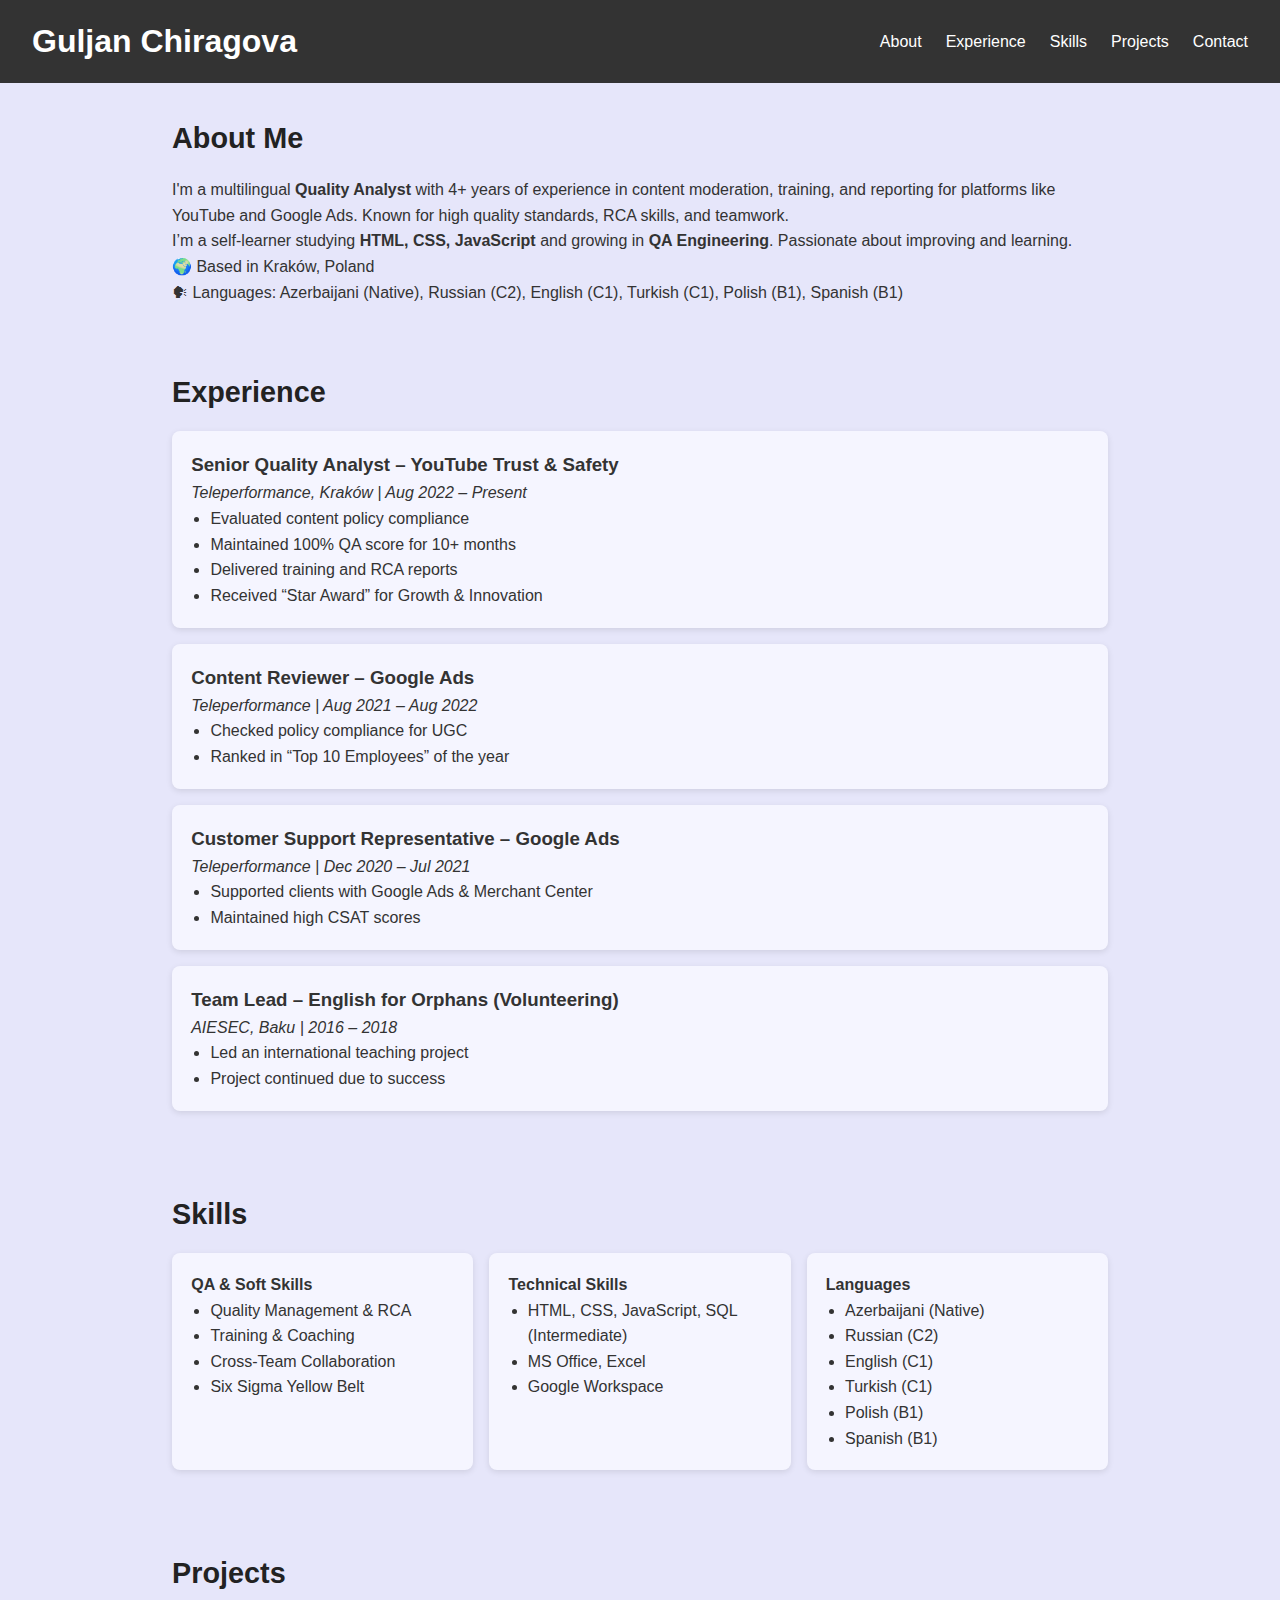
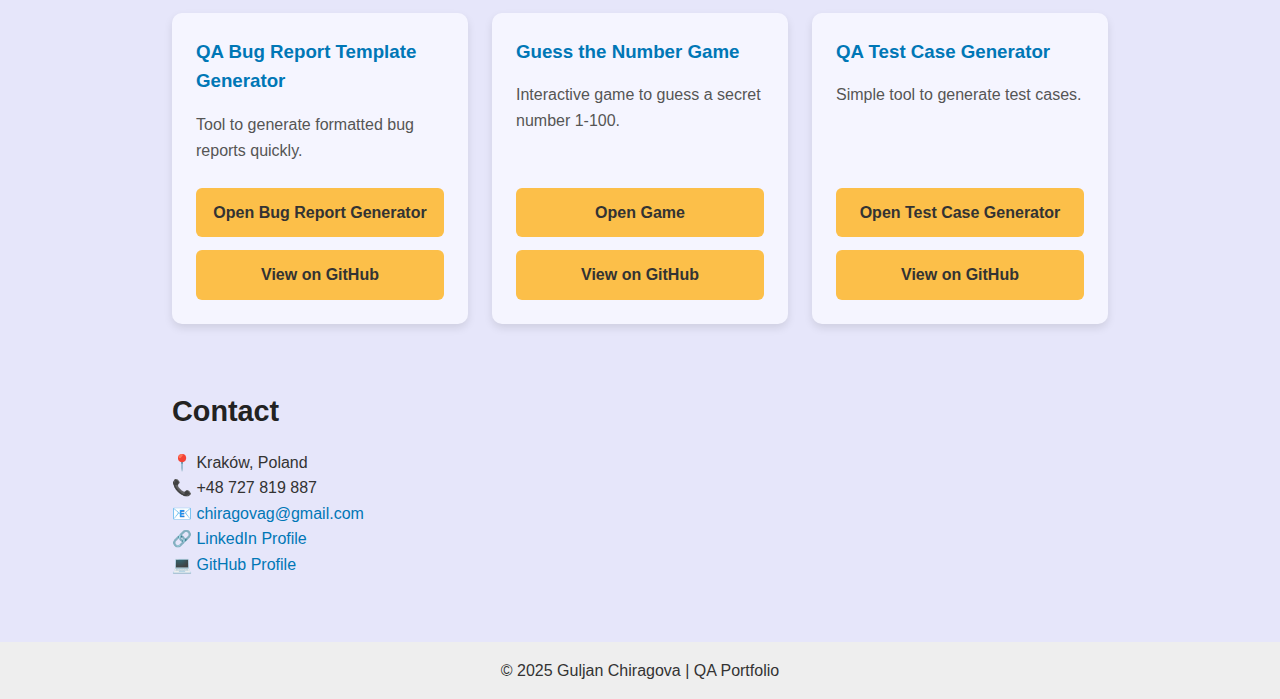
<file: index.html>
<!DOCTYPE html>
<html lang="en">
<head>
  <meta charset="UTF-8" />
  <meta name="viewport" content="width=device-width, initial-scale=1" />
  <title>Guljan Chiragova | QA Analyst Portfolio</title>
  <link rel="stylesheet" href="style.css" />
  <script src="script.js"></script>
</head>
<body>
  <!-- Header with site title and navigation -->
  <header>
    <nav>
      <h1>Guljan Chiragova</h1>
      <!-- Hamburger menu for mobile (no extra JS shown here) -->
      <div class="hamburger" id="hamburger" tabindex="0" role="button" aria-label="Menu">
        <div></div><div></div><div></div>
      </div>
      <!-- Main navigation links -->
      <ul class="nav-links" id="nav-links">
        <li><a href="#about">About</a></li>
        <li><a href="#experience">Experience</a></li>
        <li><a href="#skills">Skills</a></li>
        <li><a href="#projects">Projects</a></li>
        <li><a href="#contact">Contact</a></li>
      </ul>
    </nav>
  </header>

  <!-- Main content -->
  <main>
    <!-- About Me Section -->
    <section id="about">
      <h2>About Me</h2>
      <p>
        I'm a multilingual <strong>Quality Analyst</strong> with 4+ years of experience in content moderation, training, and reporting for platforms like YouTube and Google Ads. Known for high quality standards, RCA skills, and teamwork.
      </p>
      <p>
        I’m a self-learner studying <strong>HTML, CSS, JavaScript</strong> and growing in <strong>QA Engineering</strong>. Passionate about improving and learning.
      </p>
      <p>
        🌍 Based in Kraków, Poland <br />
        🗣 Languages: Azerbaijani (Native), Russian (C2), English (C1), Turkish (C1), Polish (B1), Spanish (B1)
      </p>
    </section>

    <!-- Experience Section -->
    <section id="experience">
      <h2>Experience</h2>
      <div class="experience-card">
        <h3>Senior Quality Analyst – YouTube Trust & Safety</h3>
        <p><em>Teleperformance, Kraków | Aug 2022 – Present</em></p>
        <ul>
          <li>Evaluated content policy compliance</li>
          <li>Maintained 100% QA score for 10+ months</li>
          <li>Delivered training and RCA reports</li>
          <li>Received “Star Award” for Growth & Innovation</li>
        </ul>
      </div>
      <div class="experience-card">
        <h3>Content Reviewer – Google Ads</h3>
        <p><em>Teleperformance | Aug 2021 – Aug 2022</em></p>
        <ul>
          <li>Checked policy compliance for UGC</li>
          <li>Ranked in “Top 10 Employees” of the year</li>
        </ul>
      </div>
      <div class="experience-card">
        <h3>Customer Support Representative – Google Ads</h3>
        <p><em>Teleperformance | Dec 2020 – Jul 2021</em></p>
        <ul>
          <li>Supported clients with Google Ads & Merchant Center</li>
          <li>Maintained high CSAT scores</li>
        </ul>
      </div>
      <div class="experience-card">
        <h3>Team Lead – English for Orphans (Volunteering)</h3>
        <p><em>AIESEC, Baku | 2016 – 2018</em></p>
        <ul>
          <li>Led an international teaching project</li>
          <li>Project continued due to success</li>
        </ul>
      </div>
    </section>

    <!-- Skills Section -->
    <section id="skills">
      <h2>Skills</h2>
      <div class="skills-grid">
        <div>
          <h4>QA & Soft Skills</h4>
          <ul>
            <li>Quality Management & RCA</li>
            <li>Training & Coaching</li>
            <li>Cross-Team Collaboration</li>
            <li>Six Sigma Yellow Belt</li>
          </ul>
        </div>
        <div>
          <h4>Technical Skills</h4>
          <ul>
            <li>HTML, CSS, JavaScript, SQL (Intermediate)</li>
            <li>MS Office, Excel</li>
            <li>Google Workspace</li>
          </ul>
        </div>
        <div>
          <h4>Languages</h4>
          <ul>
            <li>Azerbaijani (Native)</li>
            <li>Russian (C2)</li>
            <li>English (C1)</li>
            <li>Turkish (C1)</li>
            <li>Polish (B1)</li>
            <li>Spanish (B1)</li>
          </ul>
        </div>
      </div>
    </section>

    <!-- Projects Section -->
    <section id="projects">
      <h2>Projects</h2>
      <div class="projects-grid">
        <div class="project-card">
          <h3>QA Bug Report Template Generator</h3>
          <p>Tool to generate formatted bug reports quickly.</p>
          <a href="brg.html" target="_blank" class="button">Open Bug Report Generator</a>
          <a href="https://github.com/Gul199/portfolio/blob/main/brg.html" target="_blank" class="button">View on GitHub</a>
        </div>
        <div class="project-card">
          <h3>Guess the Number Game</h3>
          <p>Interactive game to guess a secret number 1-100.</p>
          <a href="gtn.html" target="_blank" class="button">Open Game</a>
          <a href="https://github.com/Gul199/portfolio/blob/main/gtn.html" target="_blank" class="button">View on GitHub</a>
        </div>
        <div class="project-card">
          <h3>QA Test Case Generator</h3>
          <p>Simple tool to generate test cases.</p>
          <a href="tcg.html" target="_blank" class="button">Open Test Case Generator</a>
          <a href="https://github.com/Gul199/portfolio/blob/main/tcg.html" target="_blank" class="button">View on GitHub</a>
        </div>
    </section>

    <!-- Contact Section -->
    <section id="contact">
      <h2>Contact</h2>
      <p>📍 Kraków, Poland</p>
      <p>📞 +48 727 819 887</p>
      <p>📧 <a href="mailto:chiragovag@gmail.com">chiragovag@gmail.com</a></p>
      <p>🔗 <a href="https://www.linkedin.com/in/guljan-chiragova-b8728b1ab" target="_blank">LinkedIn Profile</a></p>
      <p>💻 <a href="https://github.com/Guljanc" target="_blank">GitHub Profile</a></p>
    </section>
  </main>

  <!-- Footer with copyright -->
  <footer>
    <p>&copy; 2025 Guljan Chiragova | QA Portfolio</p>
  </footer>
</body>
</html>
</file>
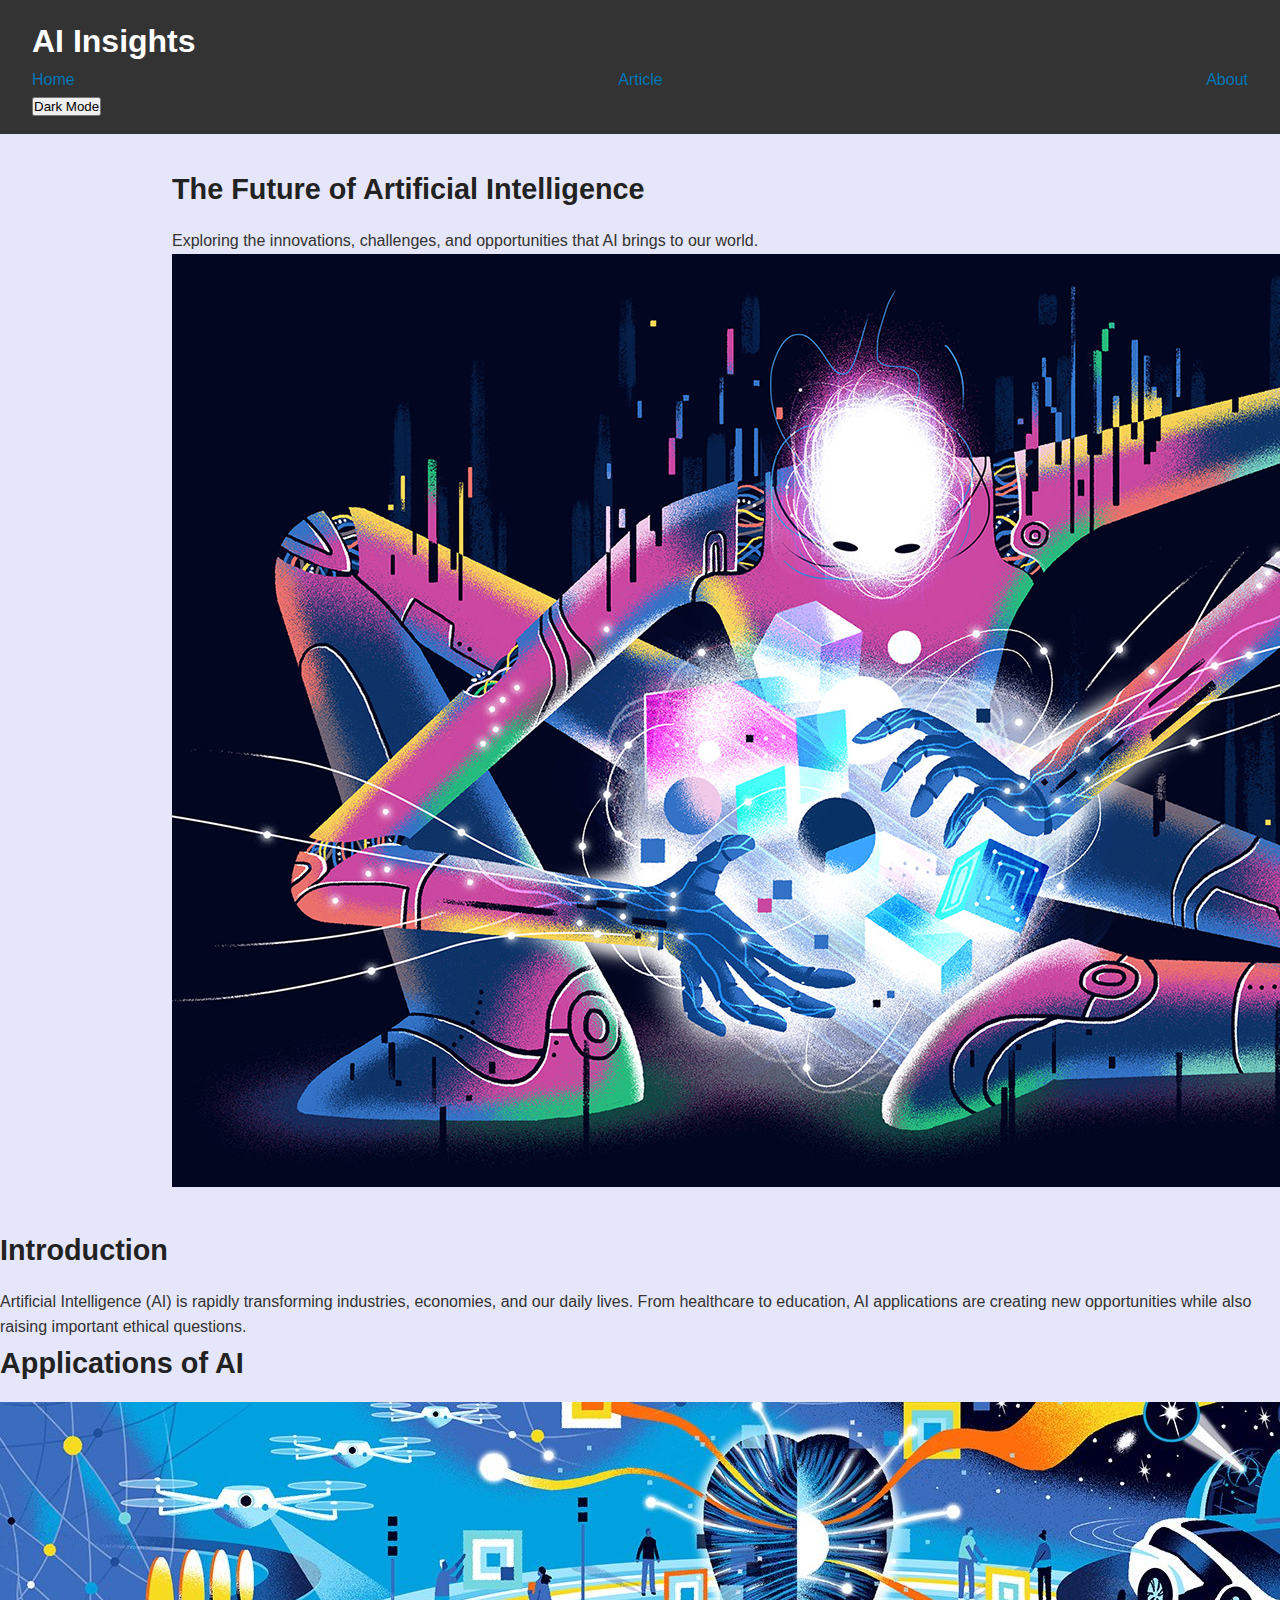
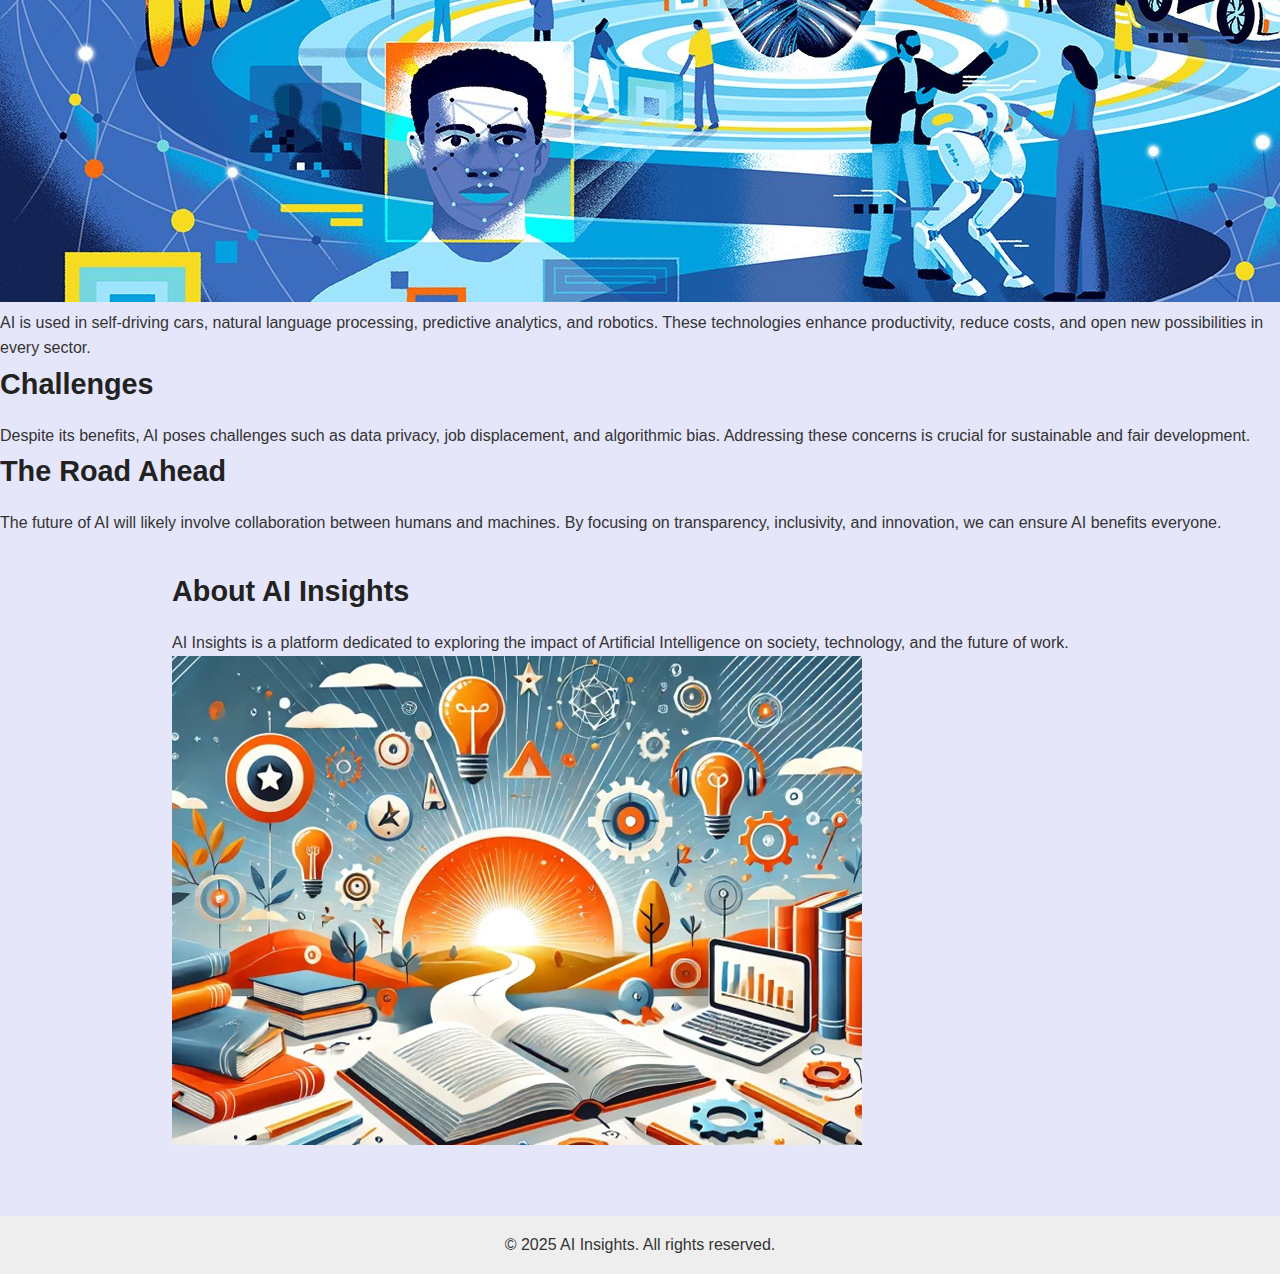
<file: Al.html>
<!DOCTYPE html>
<html lang="en">
<head>
  <meta charset="UTF-8">
  <meta name="viewport" content="width=device-width, initial-scale=1.0">
  <title>The Future of Artificial Intelligence</title>
  <link rel="stylesheet" href="style.css">
</head>
<body>

  <!-- Header -->
  <header>
    <div class="container header-content">
      <h1 class="logo">AI Insights</h1>
      <nav>
        <a href="#">Home</a>
        <a href="#article">Article</a>
        <a href="#about">About</a>
      </nav>
      <button id="darkModeToggle">Dark Mode</button>
    </div>
  </header>

  <!-- Hero Section -->
  <section class="hero">
    <div class="container">
      <h2>The Future of Artificial Intelligence</h2>
      <p>Exploring the innovations, challenges, and opportunities that AI brings to our world.</p>
      <img src="AI.jpg" alt="AI Hero Image">
    </div>
  </section>

  <!-- Article Section -->
  <main id="article" class="container">
    <article>
      <h2>Introduction</h2>
      <p>Artificial Intelligence (AI) is rapidly transforming industries, economies, and our daily lives. From healthcare to education, AI applications are creating new opportunities while also raising important ethical questions.</p>

      <h2>Applications of AI</h2>
      <img src="AI_HomePage.jpg" alt="AI Applications">
      <p>AI is used in self-driving cars, natural language processing, predictive analytics, and robotics. These technologies enhance productivity, reduce costs, and open new possibilities in every sector.</p>

      <h2>Challenges</h2>
      <p>Despite its benefits, AI poses challenges such as data privacy, job displacement, and algorithmic bias. Addressing these concerns is crucial for sustainable and fair development.</p>

      <h2>The Road Ahead</h2>
      <p>The future of AI will likely involve collaboration between humans and machines. By focusing on transparency, inclusivity, and innovation, we can ensure AI benefits everyone.</p>
    </article>
  </main>

  <!-- About Section -->
  <section id="about" class="about">
    <div class="container">
      <h2>About AI Insights</h2>
      <p>AI Insights is a platform dedicated to exploring the impact of Artificial Intelligence on society, technology, and the future of work.</p>
      <img src="Ai-Insights-feat.jpg" alt="About AI">
    </div>
  </section>

  <!-- Footer -->
  <footer>
    <div class="container">
      <p>&copy; 2025 AI Insights. All rights reserved.</p>
    </div>
  </footer>

  <script src="script.js"></script>
</body>
</html>
</file>
<file: style.css>
/* Reset and basics */
* {
  box-sizing: border-box;
  margin: 0;
  padding: 0;
}

body {
  font-family: 'Segoe UI', sans-serif;
  line-height: 1.6;
  background-color: #e6e6fa;
  color: #333;
}

/* Header styles */
header {
  background-color: #333;
  color: white;
  padding: 1rem 2rem;
}

nav {
  display: flex;
  justify-content: space-between;
  align-items: center;
}

/* Navigation links */
.nav-links {
  list-style: none;
  display: flex;
  gap: 1.5rem;
}

.nav-links a {
  color: white;
  text-decoration: none;
}

.nav-links a:hover {
  color: #fcbf49; /* warm highlight */
}

/* Hamburger menu - hidden by default */
.hamburger {
  display: none;
  flex-direction: column;
  cursor: pointer;
  gap: 4px;
}

.hamburger div {
  width: 25px;
  height: 3px;
  background: white;
}

/* Section styles - padding and max width for content */
section {
  padding: 2rem;
  max-width: 1000px;
  margin: auto;
}

h2 {
  margin-bottom: 1rem;
  font-size: 1.8rem;
  color: #222;
}

/* Cards for experience and skills */
.experience-card,
.skills-grid > div {
  background: #f5f5ff;
  padding: 1.2rem;
  border-radius: 8px;
  box-shadow: 0 2px 6px rgba(0,0,0,0.1);
  margin-bottom: 1rem;
}

/* Lists inside cards have some left padding */
.experience-card ul,
.skills-grid ul {
  padding-left: 1.2rem;
}

/* Skills grid layout */
.skills-grid {
  display: grid;
  grid-template-columns: repeat(auto-fit, minmax(250px, 1fr));
  gap: 1rem;
}

/* Link styles */
a {
  color: #0077b6;
  text-decoration: none;
}

a:hover {
  text-decoration: underline;
}

/* Footer styles */
footer {
  text-align: center;
  background: #eee;
  padding: 1rem;
  margin-top: 2rem;
}

/* Responsive styles for smaller screens */
@media (max-width: 768px) {
  .hamburger {
    display: flex; /* Show hamburger on mobile */
  }

  .nav-links {
    display: none; /* Hide nav links by default on mobile */
    flex-direction: column;
    background: #333;
    position: absolute;
    top: 60px;
    right: 20px;
    padding: 1rem;
    border-radius: 6px;
  }

  /* Show nav when active (controlled by JS) */
  .nav-links.active {
    display: flex;
  }

  .nav-links li {
    margin-bottom: 0.5rem;
  }
}

/* Projects section */
#projects {
  padding: 2rem;
  max-width: 1000px;
  margin: auto;
}

/* Projects grid layout */
.projects-grid {
  display: grid;
  grid-template-columns: repeat(auto-fit, minmax(280px, 1fr));
  gap: 1.5rem;
}

/* Individual project cards */
.project-card {
  background: #f5f5ff;
  padding: 1.5rem;
  border-radius: 10px;
  box-shadow: 0 4px 8px rgba(0,0,0,0.1);
  transition: transform 0.3s ease, box-shadow 0.3s ease;
  display: flex;
  flex-direction: column;
  justify-content: space-between;
}

.project-card:hover {
  transform: translateY(-5px);
  box-shadow: 0 8px 16px rgba(0,0,0,0.15);
}

/* Project card titles */
.project-card h3 {
  margin-bottom: 1rem;
  color: #0077b6;
}

/* Project descriptions */
.project-card p {
  margin-bottom: 1.5rem;
  color: #555;
  flex-grow: 1;
}

/* Buttons inside project cards */
.project-card .button {
  display: block;
  width: 100%;
  text-align: center;
  background-color: #fcbf49; /* warm yellow */
  color: #333;
  padding: 0.75rem 1rem;
  margin-bottom: 0.8rem;
  border: none;
  border-radius: 6px;
  font-weight: 600;
  font-size: 1rem;
  text-decoration: none;
  cursor: pointer;
  transition: background-color 0.3s ease, color 0.3s ease;
  font-family: 'Segoe UI', sans-serif;
}

.project-card .button:hover {
  background-color: #e6a931;
  color: #111;
}

/* Remove bottom margin for last button */
.project-card .button:last-child {
  margin-bottom: 0;
}
</file>
